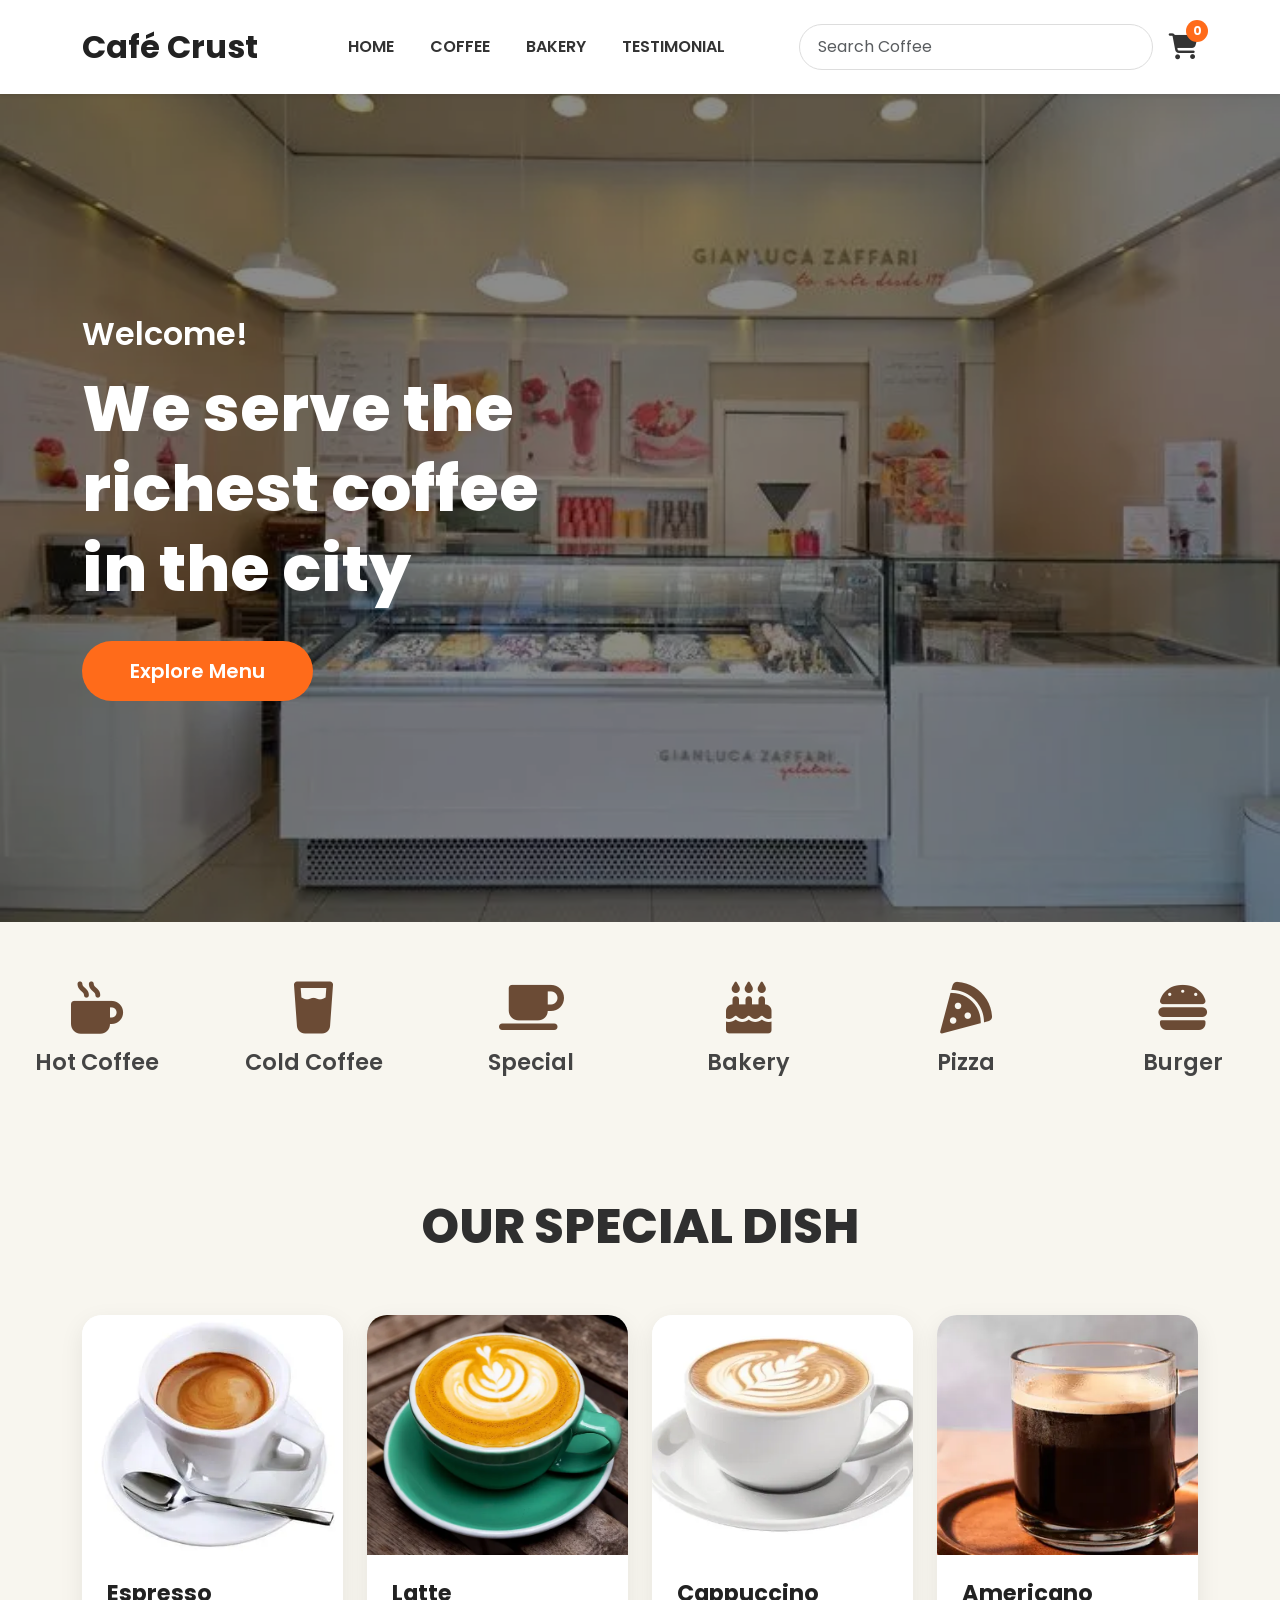
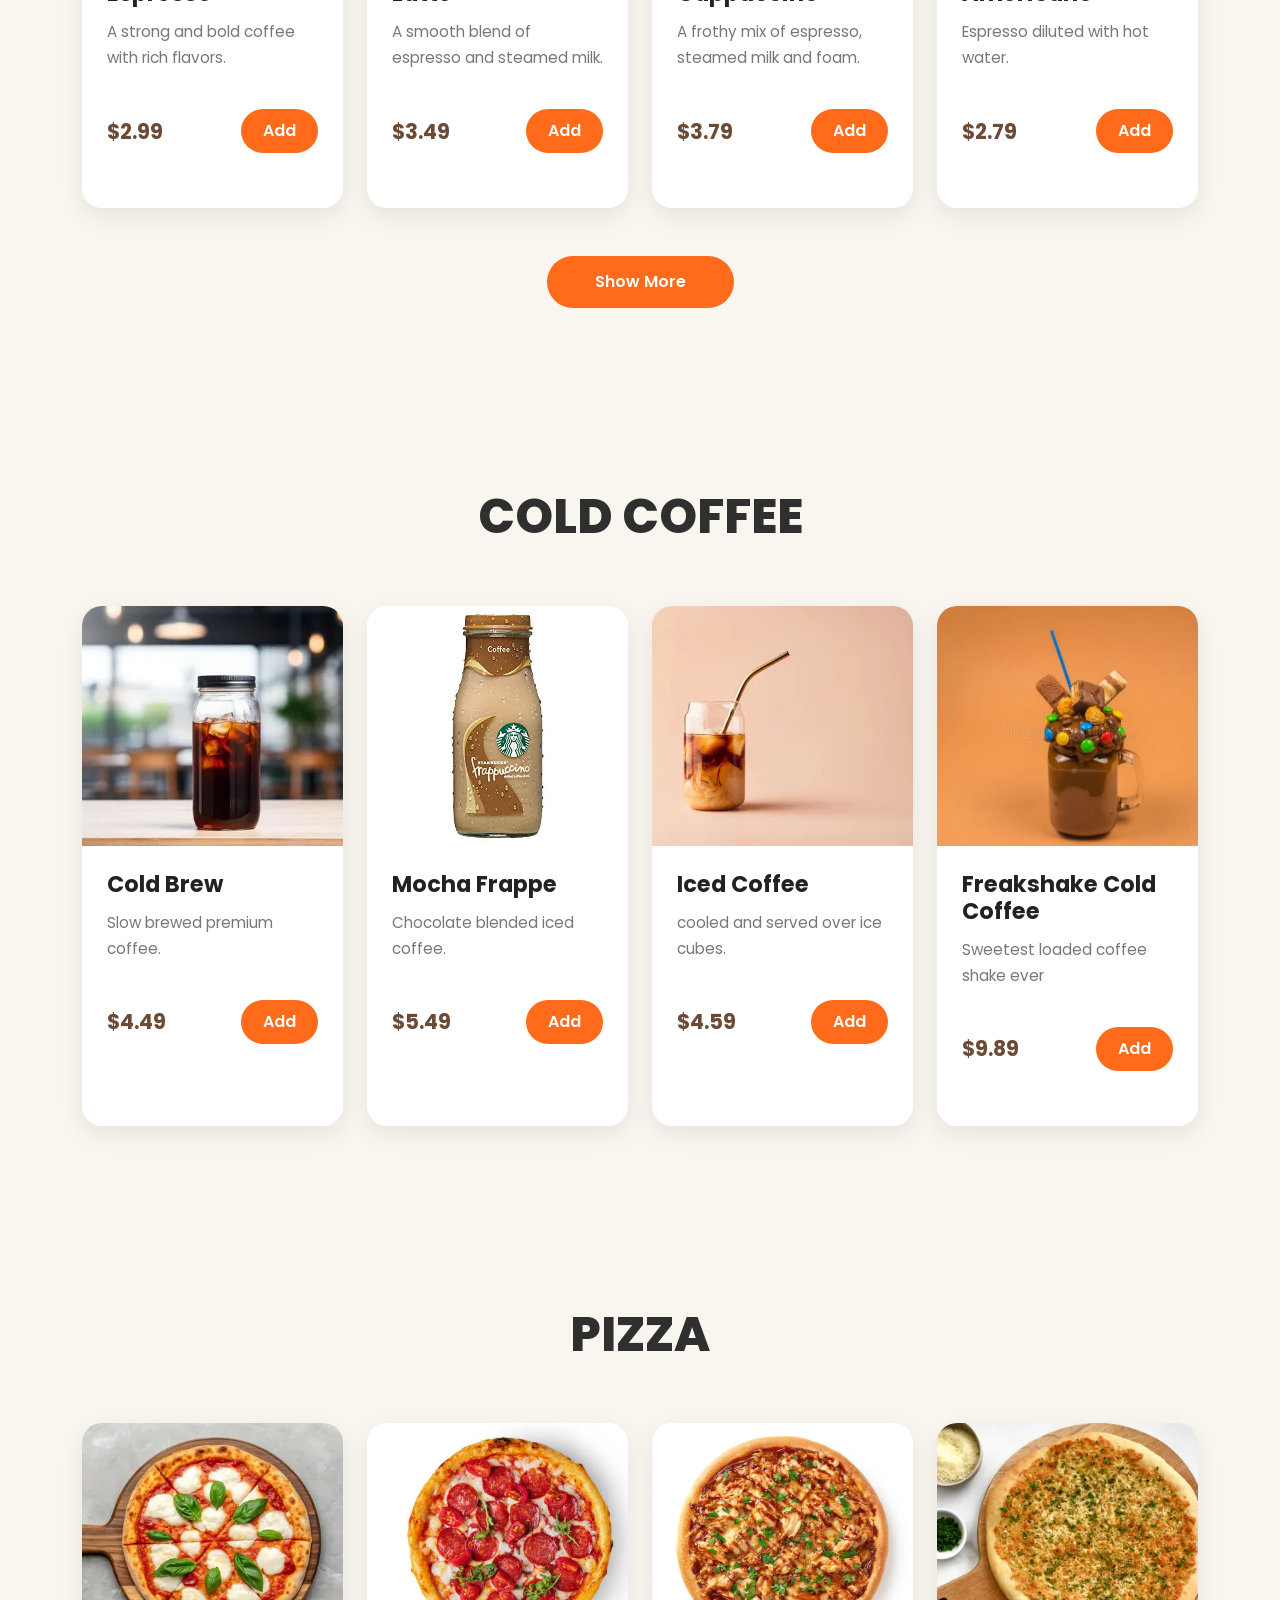
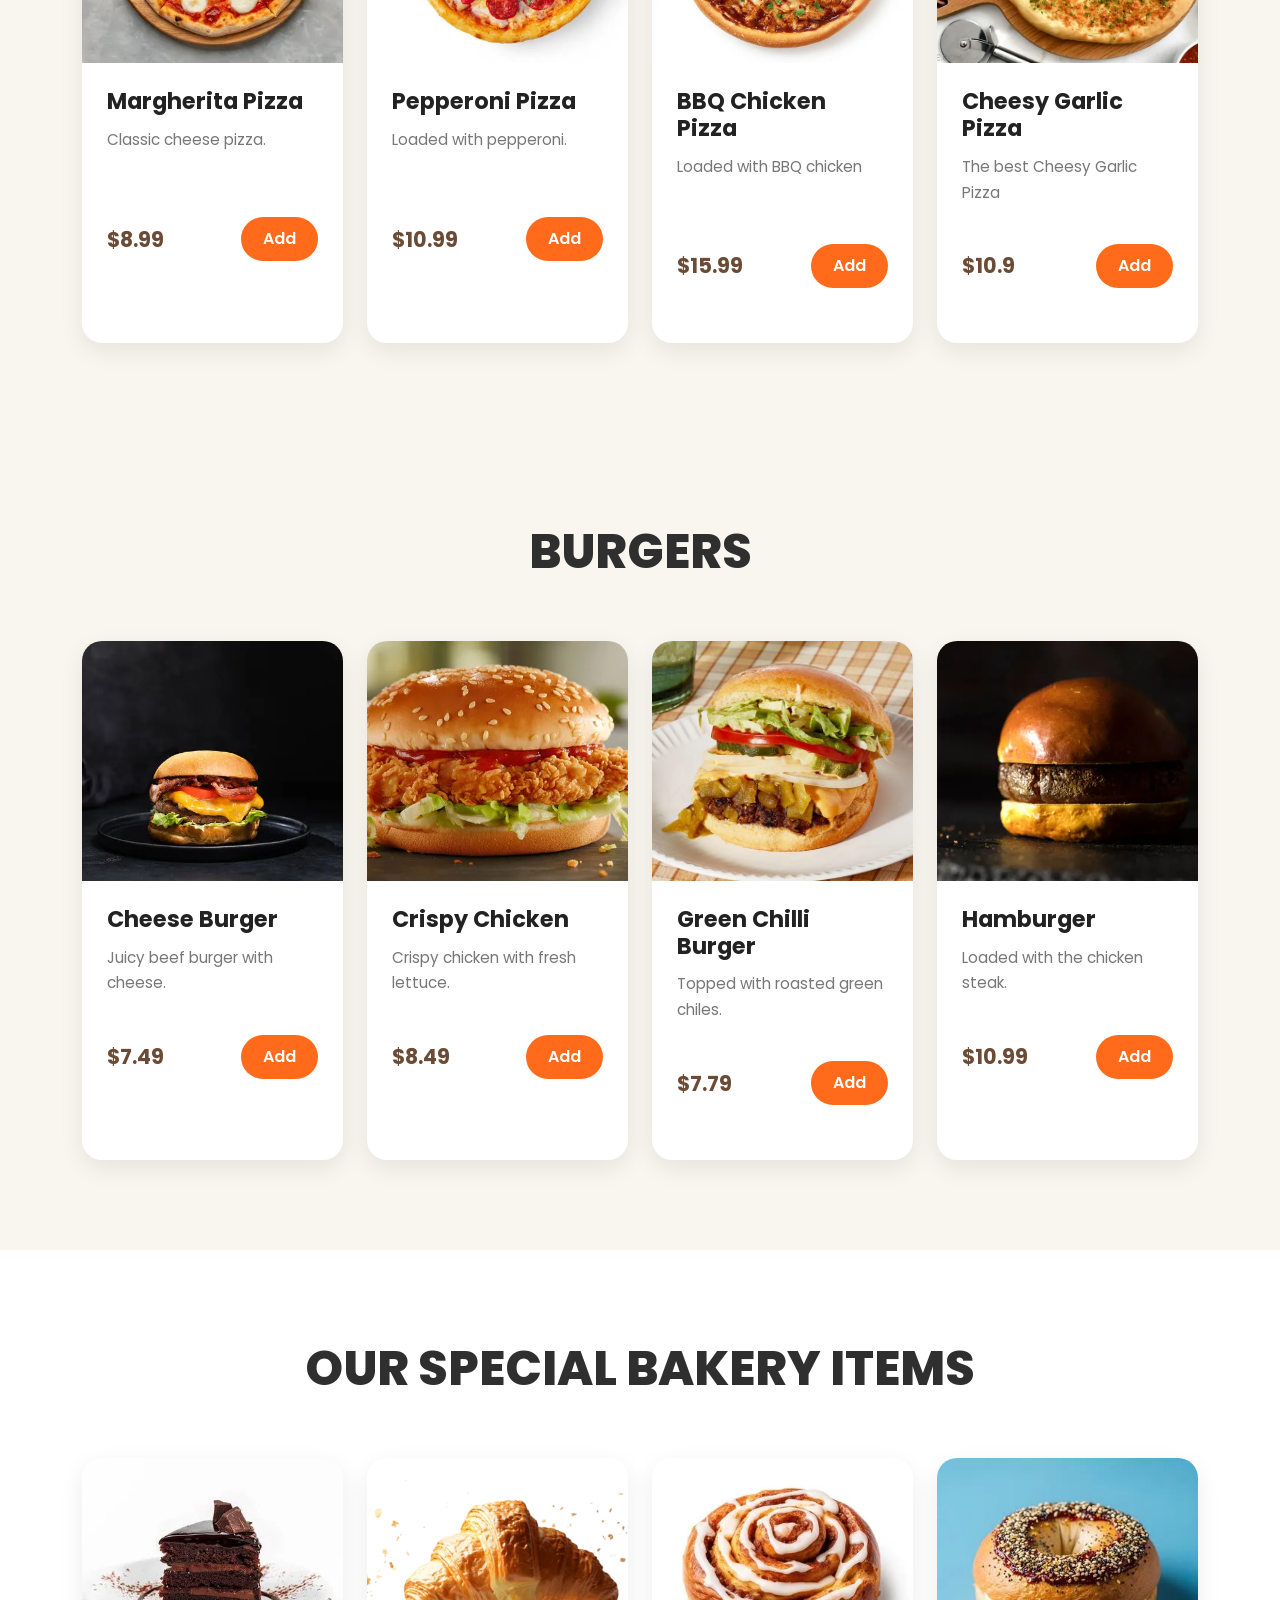
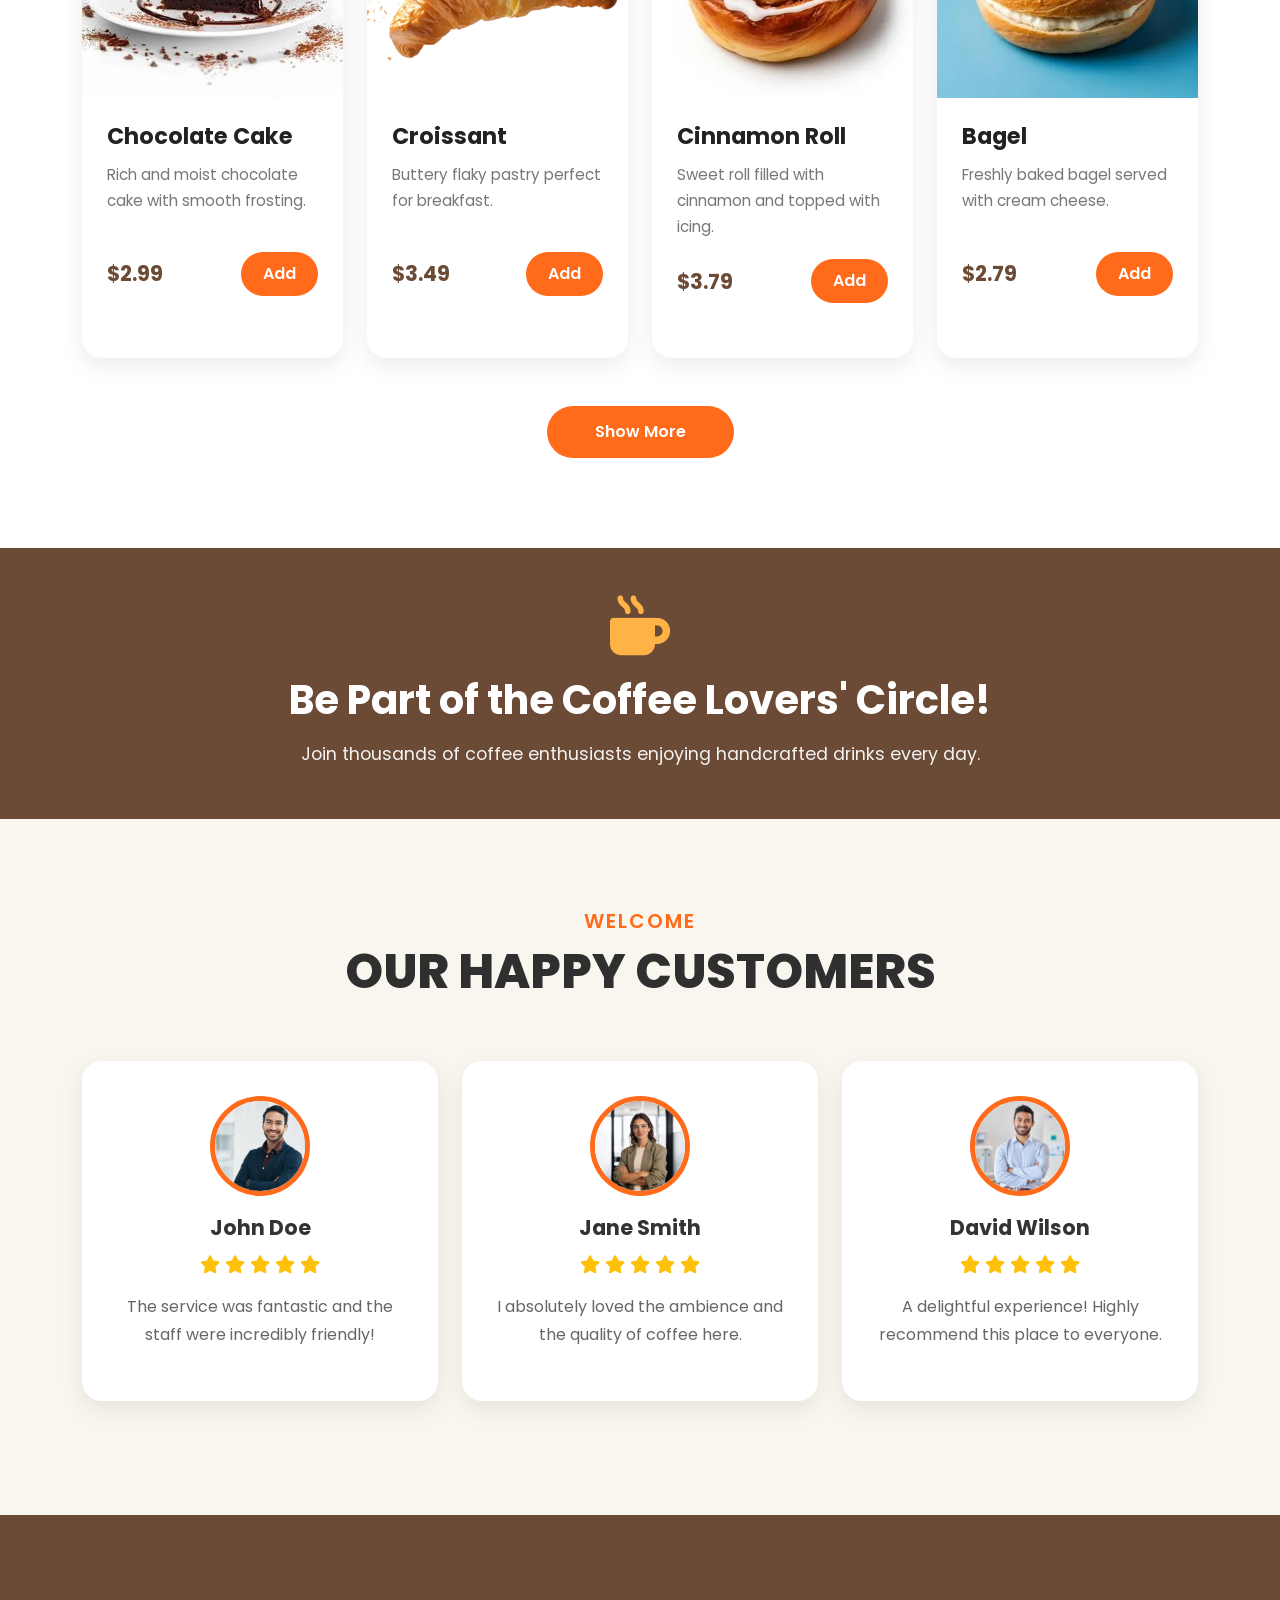
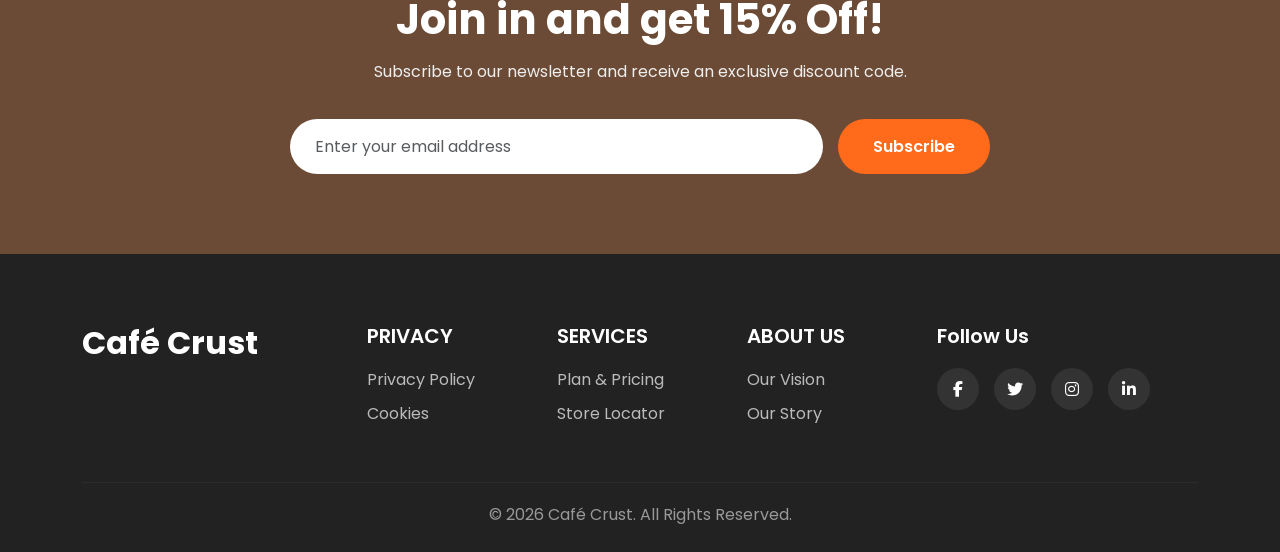
<file: index.html>
<!DOCTYPE html>
<html lang="en">

<head>
    <meta charset="UTF-8">
    <meta name="viewport" content="width=device-width, initial-scale=1.0">
    <title>Café Crust</title>

    <!-- Bootstrap -->
    <link href="https://cdn.jsdelivr.net/npm/bootstrap@5.3.3/dist/css/bootstrap.min.css" rel="stylesheet">

    <!-- Font Awesome -->
    <link rel="stylesheet" href="https://cdnjs.cloudflare.com/ajax/libs/font-awesome/6.6.0/css/all.min.css">

    <!-- Google Fonts -->
    <link href="https://fonts.googleapis.com/css2?family=Poppins:wght@300;400;500;600;700&display=swap"
        rel="stylesheet">

    <link rel="stylesheet" href="CSS/style.css">
</head>

<body>

    <!-- ================= NAVBAR ================= -->

    <nav class="navbar navbar-expand-lg navbar-light bg-white shadow-sm sticky-top">

        <div class="container">

            <a class="navbar-brand logo" href="#">
                Café Crust
            </a>

            <button class="navbar-toggler" type="button" data-bs-toggle="collapse" data-bs-target="#navbarNav">

                <span class="navbar-toggler-icon"></span>

            </button>

            <div class="collapse navbar-collapse justify-content-center" id="navbarNav">

                <ul class="navbar-nav">

                    <li class="nav-item">
                        <a class="nav-link active" href="#">HOME</a>
                    </li>

                    <li class="nav-item">
                        <a class="nav-link" href="#coffee">COFFEE</a>
                    </li>

                    <li class="nav-item">
                        <a class="nav-link" href="#bakery">BAKERY</a>
                    </li>

                    <li class="nav-item">
                        <a class="nav-link" href="#testimonial">TESTIMONIAL</a>
                    </li>

                </ul>

            </div>

            <form class="d-flex">

                <div class="d-flex align-items-center">

                    <input id="searchInput" class="form-control rounded-pill me-3" type="search"
                        placeholder="Search Coffee">

                    <div class="cart-icon" id="cartBtn">

                        <i class="fa-solid fa-cart-shopping"></i>

                        <span id="cartCount">0</span>

                    </div>

                </div>

            </form>

        </div>

    </nav>

    <!-- ================= HERO ================= -->

    <section class="hero">

        <div class="overlay"></div>

        <div class="container">

            <div class="hero-content">

                <h4>Welcome!</h4>

                <h1>
                    We serve the richest coffee
                    <br>
                    in the city
                </h1>

                <a href="#coffee" class="btn btn-warning btn-lg mt-4 px-5">
                    Explore Menu
                </a>

            </div>

        </div>

    </section>

    <!-- ================= CATEGORY ================= -->

    <div class="row text-center" style="margin-top: 60px;">

        <div class="col-lg-2 col-md-4 col-6 mb-4">
            <div class="category-box" data-category="hot">
                <i class="fa-solid fa-mug-hot"></i>
                <h4>Hot Coffee</h4>
            </div>
        </div>

        <div class="col-lg-2 col-md-4 col-6 mb-4">
            <div class="category-box" data-category="cold">
                <i class="fa-solid fa-glass-water"></i>
                <h4>Cold Coffee</h4>
            </div>
        </div>

        <div class="col-lg-2 col-md-4 col-6 mb-4">
            <div class="category-box" data-category="cup">
                <i class="fa-solid fa-mug-saucer"></i>
                <h4>Special</h4>
            </div>
        </div>

        <div class="col-lg-2 col-md-4 col-6 mb-4">
            <div class="category-box" data-category="dessert">
                <i class="fa-solid fa-cake-candles"></i>
                <h4>Bakery</h4>
            </div>
        </div>

        <div class="col-lg-2 col-md-4 col-6 mb-4">
            <div class="category-box" data-category="pizza">
                <i class="fa-solid fa-pizza-slice"></i>
                <h4>Pizza</h4>
            </div>
        </div>

        <div class="col-lg-2 col-md-4 col-6 mb-4">
            <div class="category-box" data-category="burger">
                <i class="fa-solid fa-burger"></i>
                <h4>Burger</h4>
            </div>
        </div>

    </div>

    <!-- ================= COFFEE ================= -->

    <section id="coffee" class="menu-section">

        <div class="container">

            <h2 class="section-title">
                OUR SPECIAL DISH
            </h2>

            <div class="row">

                <!-- Card 1 -->

                <div class="col-lg-3 col-md-6">

                    <div class="menu-card" id="espresso" data-category="hot">

                        <img src="Image/Espresso.webp" class="img-fluid">

                        <div class="card-body">

                            <h3>Espresso</h3>

                            <p>
                                A strong and bold coffee with rich flavors.
                            </p>

                            <div class="price-row">

                                <span>$2.99</span>

                                <button class="btn-add" data-name="Espresso" data-price="2.99">

                                    Add

                                </button>

                            </div>

                        </div>

                    </div>

                </div>

                <!-- Card 2 -->

                <div class="col-lg-3 col-md-6">

                    <div class="menu-card" id="latte" data-category="hot">

                        <img src="Image/latte.webp" class="img-fluid">

                        <div class="card-body">

                            <h3>Latte</h3>

                            <p>
                                A smooth blend of espresso and steamed milk.
                            </p>

                            <div class="price-row">

                                <span>$3.49</span>

                                <button class="btn-add" data-name="Latte" data-price="3.49">

                                    Add

                                </button>

                            </div>

                        </div>

                    </div>

                </div>

                <!-- Card 3 -->

                <div class="col-lg-3 col-md-6">

                    <div class="menu-card" id="cappuccino" data-category="hot">

                        <img src="Image/Cappuccino.webp" class="img-fluid">

                        <div class="card-body">

                            <h3>Cappuccino</h3>

                            <p>
                                A frothy mix of espresso, steamed milk and foam.
                            </p>

                            <div class="price-row">

                                <span>$3.79</span>

                                <button class="btn-add" data-name="Cappuccino" data-price="3.79">

                                    Add

                                </button>

                            </div>

                        </div>

                    </div>

                </div>

                <!-- Card 4 -->

                <div class="col-lg-3 col-md-6">

                    <div class="menu-card" id="americano" data-category="cup">

                        <img src="Image/Americano.webp" class="img-fluid">

                        <div class="card-body" id="americano">

                            <h3>Americano</h3>

                            <p>
                                Espresso diluted with hot water.
                            </p>

                            <div class="price-row">

                                <span>$2.79</span>

                                <button class="btn-add" data-name="Americano" data-price="2.79">

                                    Add

                                </button>

                            </div>

                        </div>

                    </div>

                </div>

            </div>

            <div class="text-center mt-5">

                <button class="btn btn-warning px-5 rounded-pill">
                    Show More
                </button>

            </div>

        </div>

    </section>

    <!-- Cold coffee -->

    <section id="coldcoffee" class="menu-section">

        <div class="container">

            <h2 class="section-title">

                COLD COFFEE

            </h2>

            <div class="row">

                <div class="col-lg-3 col-md-6">

                    <div class="menu-card" id="coldbrew" data-category="cold">

                        <img src="Image/coldbrew.webp">

                        <div class="card-body">

                            <h3>Cold Brew</h3>

                            <p>Slow brewed premium coffee.</p>

                            <div class="price-row">

                                <span>$4.49</span>

                                <button class="btn-add" data-name="Cold Brew" data-price="4.49">

                                    Add

                                </button>

                            </div>

                        </div>

                    </div>

                </div>

                <div class="col-lg-3 col-md-6">

                    <div class="menu-card" id="frappe" data-category="cold">

                        <img src="Image/frappe.webp">

                        <div class="card-body">

                            <h3>Mocha Frappe</h3>

                            <p>Chocolate blended iced coffee.</p>

                            <div class="price-row">

                                <span>$5.49</span>

                                <button class="btn-add" data-name="Mocha Frappe" data-price="5.49">

                                    Add

                                </button>

                            </div>

                        </div>

                    </div>

                </div>

                <div class="col-lg-3 col-md-6">

                    <div class="menu-card" id="Iced Coffee" data-category="cold">

                        <img src="Image/icedcoffee.webp">

                        <div class="card-body">

                            <h3>Iced Coffee</h3>

                            <p>cooled and served over ice cubes.</p>

                            <div class="price-row">

                                <span>$4.59</span>

                                <button class="btn-add" data-name="Iced Coffee" data-price="4.59">

                                    Add

                                </button>

                            </div>

                        </div>

                    </div>

                </div>

                <div class="col-lg-3 col-md-6">

                    <div class="menu-card" id="Freakshake Cold Coffee" data-category="cold">

                        <img src="Image/freakshake.webp">

                        <div class="card-body">

                            <h3>Freakshake Cold Coffee</h3>

                            <p>Sweetest loaded coffee shake ever</p>

                            <div class="price-row">

                                <span>$9.89</span>

                                <button class="btn-add" data-name="Freakshake Cold Coffee" data-price="9.89">

                                    Add

                                </button>

                            </div>

                        </div>

                    </div>

                </div>

            </div>

        </div>

    </section>

    <!-- Pizzas -->

    <section id="pizza" class="menu-section">

        <div class="container">

            <h2 class="section-title">

                PIZZA

            </h2>

            <div class="row">

                <div class="col-lg-3">

                    <div class="menu-card" id="margherita pizza" data-category="pizza">

                        <img src="Image/Margherita.webp">

                        <div class="card-body">

                            <h3>Margherita Pizza</h3>

                            <p>Classic cheese pizza.</p>

                            <div class="price-row">

                                <span>$8.99</span>

                                <button class="btn-add" data-name="Margherita Pizza" data-price="8.99">

                                    Add

                                </button>

                            </div>

                        </div>

                    </div>

                </div>

                <div class="col-lg-3">

                    <div class="menu-card" id="pepperoni pizza" data-category="pizza">

                        <img src="Image/pepperoni.webp">

                        <div class="card-body">

                            <h3>Pepperoni Pizza</h3>

                            <p>Loaded with pepperoni.</p>

                            <div class="price-row">

                                <span>$10.99</span>

                                <button class="btn-add" data-name="Pepperoni Pizza" data-price="10.99">

                                    Add

                                </button>

                            </div>

                        </div>

                    </div>

                </div>

                <div class="col-lg-3">

                    <div class="menu-card" id="bbq chicken pizza" data-category="pizza">

                        <img src="Image/BBQ chicken.webp">

                        <div class="card-body">

                            <h3>BBQ Chicken Pizza</h3>

                            <p>Loaded with BBQ chicken</p>

                            <div class="price-row">

                                <span>$15.99</span>

                                <button class="btn-add" data-name="Chicken Pizza" data-price="15.99">

                                    Add

                                </button>

                            </div>

                        </div>

                    </div>

                </div>

                <div class="col-lg-3">

                    <div class="menu-card" id="garlic pizza" data-category="pizza">

                        <img src="Image/cheesy garlic.webp">

                        <div class="card-body">

                            <h3>Cheesy Garlic Pizza</h3>

                            <p>The best Cheesy Garlic Pizza</p>

                            <div class="price-row">

                                <span>$10.9</span>

                                <button class="btn-add" data-name="Chessy Garlic Pizza" data-price="12.9">

                                    Add

                                </button>

                            </div>

                        </div>

                    </div>

                </div>

            </div>

        </div>

    </section>

    <!-- Burger -->

    <section id="burger" class="menu-section">

        <div class="container">

            <h2 class="section-title">

                BURGERS

            </h2>

            <div class="row">

                <div class="col-lg-3">

                    <div class="menu-card" id="cheeseburger" data-category="burger">

                        <img src="Image/cheese burger.webp">

                        <div class="card-body">

                            <h3>Cheese Burger</h3>

                            <p>Juicy beef burger with cheese.</p>

                            <div class="price-row">

                                <span>$7.49</span>

                                <button class="btn-add" data-name="Cheese Burger" data-price="7.49">

                                    Add

                                </button>

                            </div>

                        </div>

                    </div>

                </div>

                <div class="col-lg-3">

                    <div class="menu-card" id="crispyburger" data-category="burger">

                        <img src="Image/crispy chicken.webp">

                        <div class="card-body">

                            <h3>Crispy Chicken</h3>

                            <p>Crispy chicken with fresh lettuce.</p>

                            <div class="price-row">

                                <span>$8.49</span>

                                <button class="btn-add" data-name="Crispy Chicken Burger" data-price="8.49">

                                    Add

                                </button>

                            </div>

                        </div>

                    </div>

                </div>

                <div class="col-lg-3">

                    <div class="menu-card" id="Greenchilliburger" data-category="burger">

                        <img src="Image/greenchillibburger.webp">

                        <div class="card-body">

                            <h3>Green Chilli Burger</h3>

                            <p>Topped with roasted green chiles.</p>

                            <div class="price-row">

                                <span>$7.79</span>

                                <button class="btn-add" data-name="Green chilli burger" data-price="8.49">

                                    Add

                                </button>

                            </div>

                        </div>

                    </div>

                </div>

                <div class="col-lg-3">

                    <div class="menu-card" id="Hamburger" data-category="burger">

                        <img src="Image/Hamburger.webp">

                        <div class="card-body">

                            <h3>Hamburger</h3>

                            <p>Loaded with the chicken steak.</p>

                            <div class="price-row">

                                <span>$10.99</span>

                                <button class="btn-add" data-name="Hamburger" data-price="8.49">

                                    Add

                                </button>

                            </div>

                        </div>

                    </div>

                </div>

            </div>

        </div>

    </section>

    <!-- ================= BAKERY SECTION ================= -->

    <section id="bakery" class="menu-section bakery-section">

        <div class="container">

            <h2 class="section-title">
                OUR SPECIAL BAKERY ITEMS
            </h2>

            <div class="row">

                <!-- Cake -->

                <div class="col-lg-3 col-md-6 mb-4">

                    <div class="menu-card" id="chocolate-cake" data-category="dessert">

                        <img src="Image/Chocolate Cake.webp" class="img-fluid" alt="Chocolate Cake">

                        <div class="card-body">

                            <h3>Chocolate Cake</h3>

                            <p>
                                Rich and moist chocolate cake with smooth frosting.
                            </p>

                            <div class="price-row">

                                <span>$2.99</span>

                                <button class="btn-add" data-name="Chocolate Cake" data-price="2.99">

                                    Add

                                </button>

                            </div>

                        </div>

                    </div>

                </div>

                <!-- Croissant -->

                <div class="col-lg-3 col-md-6 mb-4">

                    <div class="menu-card" id="croissant" data-category="dessert">

                        <img src="Image/Croissant.webp" class="img-fluid" alt="Croissant">

                        <div class="card-body">

                            <h3>Croissant</h3>

                            <p>
                                Buttery flaky pastry perfect for breakfast.
                            </p>

                            <div class="price-row">

                                <span>$3.49</span>

                                <button class="btn-add" data-name="Croissant" data-price="3.49">

                                    Add

                                </button>

                            </div>

                        </div>

                    </div>

                </div>

                <!-- Cinnamon -->

                <div class="col-lg-3 col-md-6 mb-4">

                    <div class="menu-card" id="cinnamon roll" data-category="dessert">

                        <img src="Image/Cinnamon Roll.webp" class="img-fluid" alt="Cinnamon Roll">

                        <div class="card-body">

                            <h3>Cinnamon Roll</h3>

                            <p>
                                Sweet roll filled with cinnamon and topped with icing.
                            </p>

                            <div class="price-row">

                                <span>$3.79</span>

                                <button class="btn-add" data-name="Cinnamon Roll" data-price="3.79">

                                    Add

                                </button>

                            </div>

                        </div>

                    </div>

                </div>

                <!-- Bagel -->

                <div class="col-lg-3 col-md-6 mb-4">

                    <div class="menu-card" id="bagel" data-category="dessert">

                        <img src="Image/Bagel.webp" class="img-fluid" alt="Bagel">

                        <div class="card-body">

                            <h3>Bagel</h3>

                            <p>
                                Freshly baked bagel served with cream cheese.
                            </p>

                            <div class="price-row">

                                <span>$2.79</span>

                                <button class="btn-add" data-name="Bagel" data-price="2.79">

                                    Add

                                </button>

                            </div>

                        </div>

                    </div>

                </div>

            </div>

            <div class="text-center mt-4">

                <button class="btn btn-warning rounded-pill px-5">
                    Show More
                </button>

            </div>

        </div>

    </section>

    <!-- ================= COFFEE LOVERS ================= -->

    <section class="coffee-lover py-5">

        <div class="container text-center">

            <i class="fa-solid fa-mug-hot coffee-icon"></i>

            <h2>
                Be Part of the Coffee Lovers' Circle!
            </h2>

            <p>
                Join thousands of coffee enthusiasts enjoying handcrafted drinks every day.
            </p>

        </div>

    </section>

    <!-- ================= TESTIMONIAL ================= -->

    <section id="testimonial" class="testimonial-section">

        <div class="container">

            <h5 class="welcome-text">
                welcome
            </h5>

            <h2 class="section-title">
                OUR HAPPY CUSTOMERS
            </h2>

            <div class="row">

                <!-- Testimonial 1 -->

                <div class="col-lg-4 mb-4">

                    <div class="testimonial-card">

                        <img src="Image/john doe.webp" alt="John">

                        <h3>John Doe</h3>

                        <div class="stars">

                            <i class="fa-solid fa-star"></i>
                            <i class="fa-solid fa-star"></i>
                            <i class="fa-solid fa-star"></i>
                            <i class="fa-solid fa-star"></i>
                            <i class="fa-solid fa-star"></i>

                        </div>

                        <p>
                            The service was fantastic and the staff were incredibly friendly!
                        </p>

                    </div>

                </div>

                <!-- Testimonial 2 -->

                <div class="col-lg-4 mb-4">

                    <div class="testimonial-card">

                        <img src="Image/jane smith.webp" alt="Jane">

                        <h3>Jane Smith</h3>

                        <div class="stars">

                            <i class="fa-solid fa-star"></i>
                            <i class="fa-solid fa-star"></i>
                            <i class="fa-solid fa-star"></i>
                            <i class="fa-solid fa-star"></i>
                            <i class="fa-solid fa-star"></i>

                        </div>

                        <p>
                            I absolutely loved the ambience and the quality of coffee here.
                        </p>

                    </div>

                </div>

                <!-- Testimonial 3 -->

                <div class="col-lg-4 mb-4">

                    <div class="testimonial-card">

                        <img src="Image/David wilson.webp" alt="David">

                        <h3>David Wilson</h3>

                        <div class="stars">

                            <i class="fa-solid fa-star"></i>
                            <i class="fa-solid fa-star"></i>
                            <i class="fa-solid fa-star"></i>
                            <i class="fa-solid fa-star"></i>
                            <i class="fa-solid fa-star"></i>

                        </div>

                        <p>
                            A delightful experience! Highly recommend this place to everyone.
                        </p>

                    </div>

                </div>

            </div>

        </div>

    </section>

    <!-- ================= NEWSLETTER ================= -->

    <section class="newsletter">

        <div class="container text-center">

            <h2>Join in and get 15% Off!</h2>

            <p>
                Subscribe to our newsletter and receive an exclusive discount code.
            </p>

            <form class="newsletter-form">

                <input type="email" class="form-control" placeholder="Enter your email address">

                <button class="btn btn-warning">
                    Subscribe
                </button>

            </form>

        </div>

    </section>

    <!-- ================= FOOTER ================= -->

    <footer>

        <div class="container">

            <div class="row">

                <div class="col-lg-3 mb-4">

                    <h2 class="footer-logo">
                        Café Crust
                    </h2>

                </div>

                <div class="col-lg-2 col-6">

                    <h5>PRIVACY</h5>

                    <ul>

                        <li><a href="#">Privacy Policy</a></li>

                        <li><a href="#">Cookies</a></li>

                    </ul>

                </div>

                <div class="col-lg-2 col-6">

                    <h5>SERVICES</h5>

                    <ul>

                        <li><a href="#">Plan & Pricing</a></li>

                        <li><a href="#">Store Locator</a></li>

                    </ul>

                </div>

                <div class="col-lg-2 col-6">

                    <h5>ABOUT US</h5>

                    <ul>

                        <li><a href="#">Our Vision</a></li>

                        <li><a href="#">Our Story</a></li>

                    </ul>

                </div>

                <div class="col-lg-3 col-6">

                    <h5>Follow Us</h5>

                    <div class="social-icons">

                        <a href="#"><i class="fab fa-facebook-f"></i></a>

                        <a href="#"><i class="fab fa-twitter"></i></a>

                        <a href="#"><i class="fab fa-instagram"></i></a>

                        <a href="#"><i class="fab fa-linkedin-in"></i></a>

                    </div>

                </div>

            </div>

            <hr>

            <p class="text-center copyright">
                © 2026 Café Crust. All Rights Reserved.
            </p>

        </div>

    </footer>

    <!-- ================= SHOPPING CART ================= -->

    <div class="cart-sidebar" id="cartSidebar">

        <div class="cart-header">

            <h3>Your Bucket</h3>

            <button id="closeCart">&times;</button>

        </div>

        <div id="cartItems">

            <p>Your bucket is empty.</p>

        </div>

        <div class="cart-footer">

            <h4>Total : $<span id="cartTotal">0.00</span></h4>

            <button class="btn btn-success w-100 mb-2" id="placeOrder">
                <i class="fa-solid fa-bag-shopping"></i>
                Place Order
            </button>

            <button class="btn btn-danger w-100" id="clearCart">
                <i class="fa-solid fa-trash"></i>
                Clear Bucket
            </button>

        </div>
    </div>

<!-- Checkout Modal -->

<div id="checkoutModal" class="checkout-modal">

    <div class="checkout-box">

        <span id="closeCheckout">&times;</span>

        <h2>Checkout</h2>

        <form id="checkoutForm">

            <input type="text" id="customerName" placeholder="Full Name" required>

            <input type="tel" id="customerPhone" placeholder="Phone Number" required>

            <textarea id="customerAddress" placeholder="Delivery Address" required></textarea>

            <input type="text" id="customerCity" placeholder="City" required>

            <input type="text" id="customerPin" placeholder="PIN Code" required>

            <select id="paymentMethod" required>

                <option value="">Choose Payment Method</option>

                <option value="cod">Cash on Delivery</option>

                <option value="upi">UPI</option>

                <option value="card">Credit / Debit Card</option>

            </select>

            <!-- UPI -->

            <div id="upiSection" style="display:none;">

                <input type="text" id="upiId" placeholder="Enter UPI ID">

            </div>

            <!-- Card -->

            <div id="cardSection" style="display:none;">

                <input type="text" id="cardNumber" placeholder="Card Number">

                <input type="text" id="cardName" placeholder="Card Holder Name">

                <div class="card-row">

                    <input type="text" id="expiry" placeholder="MM/YY">

                    <input type="password" id="cvv" placeholder="CVV">

                </div>

            </div>

            <h3>Total : $<span id="checkoutTotal"></span></h3>

            <button type="submit" class="btn btn-success w-100">

                Confirm Order

            </button>

        </form>

    </div>

</div>

    <!-- Bootstrap JS -->

    <script src="https://cdn.jsdelivr.net/npm/bootstrap@5.3.3/dist/js/bootstrap.bundle.min.js"></script>

    <script src="JS/foofordr.js"></script>

</body>

</html>
</file>
<file: CSS/style.css>
/* =====================================================
   GOOGLE FONT
===================================================== */

@import url("https://fonts.googleapis.com/css2?family=Poppins:wght@300;400;500;600;700;800&display=swap");

/* =====================================================
   RESET
===================================================== */

* {
  margin: 0;
  padding: 0;
  box-sizing: border-box;
}

html {
  scroll-behavior: smooth;
}

body {
  font-family: "Poppins", sans-serif;
  background: #f8f6ef;
  color: #333;
  overflow-x: hidden;
}

a {
  text-decoration: none;
}

ul {
  list-style: none;
}

img {
  width: 100%;
  display: block;
}

/* =====================================================
   NAVBAR
===================================================== */

.navbar {
  background: #fff !important;
  padding: 18px 0;
  box-shadow: 0 2px 15px rgba(0, 0, 0, 0.08);
  z-index: 1000;
}

.logo {
  font-size: 2rem;
  font-weight: 700;
  color: #222 !important;
}

.navbar-nav {
  gap: 20px;
}

.nav-link {
  font-weight: 600;
  color: #333 !important;
  transition: 0.3s;
}

.nav-link:hover,
.nav-link.active {
  color: #ff6b1a !important;
}

.form-control {
  border-radius: 30px;
  padding: 10px 18px;
  border: 1px solid #ddd;
}

.form-control:focus {
  box-shadow: none;
  border-color: #ff6b1a;
}

/* =====================================================
   HERO
===================================================== */

.hero {
  height: 92vh;
  background: url("../Image/interior2.webp") center center/cover no-repeat;
  position: relative;
  display: flex;
  align-items: center;
}

.overlay {
  position: absolute;
  inset: 0;
  background: rgba(0, 0, 0, 0.45);
}

.hero .container {
  position: relative;
  z-index: 2;
}

.hero-content {
  max-width: 600px;
  color: #fff;
}

.hero-content h4 {
  font-size: 2rem;
  font-weight: 600;
  margin-bottom: 15px;
}

.hero-content h1 {
  font-size: 4rem;
  font-weight: 800;
  line-height: 1.25;
}

.hero .btn {
  background: #ff6b1a;
  border: none;
  color: #fff;
  border-radius: 50px;
  padding: 15px 40px;
  font-weight: 600;
  transition: 0.3s;
}

.hero .btn:hover {
  background: #e65b10;
  transform: translateY(-3px);
}

/* =====================================================
   CATEGORY SECTION
===================================================== */

.category-section {
  background: #fff;
}

.category-box {
  transition: 0.3s;
  cursor: pointer;
}

.category-box:hover {
  transform: translateY(-8px);
}

.category-box i {
  font-size: 52px;
  color: #6b4b35;
  margin-bottom: 15px;
}

.category-box h4 {
  font-size: 1.4rem;
  font-weight: 600;
  color: #444;
}

/* =====================================================
   SECTION TITLE
===================================================== */

.section-title {
  text-align: center;
  font-size: 3rem;
  font-weight: 800;
  margin-bottom: 60px;
  color: #2f2f2f;
}

.menu-section {
  padding: 90px 0;
}

/* =====================================================
   COMMON BUTTON
===================================================== */

.btn-warning {
  background: #ff6b1a !important;
  border: none !important;
  color: #fff !important;
  font-weight: 600;
  border-radius: 40px;
  transition: 0.3s;
}

.btn-warning:hover {
  background: #e85a0d !important;
  transform: translateY(-3px);
}

/* =====================================================
   MENU CARD (COFFEE & BAKERY)
===================================================== */

.menu-card {
  background: #fff;
  border-radius: 20px;
  overflow: hidden;
  box-shadow: 0 8px 25px rgba(0, 0, 0, 0.08);
  transition: 0.35s ease;
  height: 100%;
  margin-bottom: 30px;
}

.menu-card:hover {
  transform: translateY(-10px);
  box-shadow: 0 15px 40px rgba(0, 0, 0, 0.15);
}

.menu-card img {
  width: 100%;
  height: 240px;
  object-fit: cover;
  transition: 0.4s;
}

.menu-card:hover img {
  transform: scale(1.05);
}

.menu-card .card-body {
  padding: 25px;
}

.menu-card h3 {
  font-size: 1.4rem;
  font-weight: 700;
  color: #222;
  margin-bottom: 12px;
}

.menu-card p {
  color: #777;
  font-size: 0.95rem;
  line-height: 1.7;
  min-height: 70px;
}

/* =====================================================
   PRICE ROW
===================================================== */

.price-row {
  display: flex;
  justify-content: space-between;
  align-items: center;
  margin-top: 20px;
}

.price-row span {
  font-size: 1.3rem;
  font-weight: 700;
  color: #6b4b35;
}

/* =====================================================
   ADD BUTTON
===================================================== */

.btn-add {
  background: #ff6b1a;
  color: #fff;
  border: none;
  border-radius: 30px;
  padding: 10px 22px;
  font-weight: 600;
  transition: 0.3s;
  cursor: pointer;
}

.btn-add:hover {
  background: #e65b10;
  transform: scale(1.05);
}

/* =====================================================
   SHOW MORE BUTTON
===================================================== */

.menu-section .btn-warning {
  padding: 14px 42px;
  font-size: 1rem;
}

/* =====================================================
   BAKERY SECTION
===================================================== */

.bakery-section {
  background: #fff;
}

/* =====================================================
   COFFEE LOVER SECTION
===================================================== */

.coffee-lover {
  background: #6b4b35;
  color: #fff;
  text-align: center;
}

.coffee-icon {
  font-size: 60px;
  color: #ffb347;
  margin-bottom: 20px;
}

.coffee-lover h2 {
  font-size: 2.5rem;
  font-weight: 700;
  margin-bottom: 15px;
}

.coffee-lover p {
  font-size: 1.1rem;
  color: #f2f2f2;
  max-width: 700px;
  margin: auto;
  line-height: 1.8;
}

/* =====================================================
   MENU SPACING
===================================================== */

.menu-section .row {
  row-gap: 30px;
}

/* =====================================================
   CARD ANIMATION
===================================================== */

.menu-card,
.category-box,
.btn-warning,
.btn-add {
  transition: all 0.35s ease;
}

/* =====================================================
   TESTIMONIAL SECTION
===================================================== */

.testimonial-section {
  background: #f8f6ef;
  padding: 90px 0;
}

.welcome-text {
  text-align: center;
  color: #ff6b1a;
  text-transform: uppercase;
  letter-spacing: 2px;
  margin-bottom: 10px;
  font-weight: 600;
}

.testimonial-card {
  background: #fff;
  border-radius: 20px;
  padding: 35px 30px;
  text-align: center;
  box-shadow: 0 8px 25px rgba(0, 0, 0, 0.08);
  transition: 0.35s ease;
  height: 100%;
}

.testimonial-card:hover {
  transform: translateY(-8px);
  box-shadow: 0 15px 35px rgba(0, 0, 0, 0.15);
}

.testimonial-card img {
  width: 100px;
  height: 100px;
  object-fit: cover;
  border-radius: 50%;
  margin: 0 auto 20px;
  border: 5px solid #ff6b1a;
}

.testimonial-card h3 {
  font-size: 1.3rem;
  font-weight: 700;
  margin-bottom: 10px;
}

.testimonial-card p {
  color: #666;
  line-height: 1.8;
  margin-top: 15px;
}

.stars {
  color: #ffc107;
  font-size: 18px;
}

/* =====================================================
   NEWSLETTER
===================================================== */

.newsletter {
  background: #6b4b35;
  color: #fff;
  padding: 80px 0;
  text-align: center;
}

.newsletter h2 {
  font-size: 2.6rem;
  font-weight: 700;
  margin-bottom: 15px;
}

.newsletter p {
  color: #eee;
  margin-bottom: 35px;
}

.newsletter-form {
  max-width: 700px;
  margin: auto;
  display: flex;
  gap: 15px;
}

.newsletter-form input {
  flex: 1;
  height: 55px;
  border: none;
  border-radius: 50px;
  padding: 0 25px;
}

.newsletter-form button {
  border-radius: 50px;
  padding: 0 35px;
  height: 55px;
  white-space: nowrap;
}

/* =====================================================
   FOOTER
===================================================== */

footer {
  background: #222;
  color: #ddd;
  padding: 70px 0 25px;
}

.footer-logo {
  color: #fff;
  font-size: 2rem;
  font-weight: 700;
}

footer h5 {
  color: #fff;
  margin-bottom: 20px;
  font-weight: 600;
}

footer ul {
  padding: 0;
}

footer ul li {
  margin-bottom: 10px;
}

footer ul li a {
  color: #bbb;
  transition: 0.3s;
}

footer ul li a:hover {
  color: #ff6b1a;
}

.social-icons {
  display: flex;
  gap: 15px;
}

.social-icons a {
  width: 42px;
  height: 42px;
  display: flex;
  align-items: center;
  justify-content: center;
  border-radius: 50%;
  background: #333;
  color: #fff;
  transition: 0.3s;
}

.social-icons a:hover {
  background: #ff6b1a;
  transform: translateY(-4px);
}

footer hr {
  border-color: #444;
  margin: 40px 0 20px;
}

.copyright {
  color: #999;
  margin: 0;
}

/* =====================================================
   RESPONSIVE
===================================================== */

@media (max-width: 992px) {
  .hero {
    height: 75vh;
  }

  .hero-content {
    text-align: center;
    margin: auto;
  }

  .hero-content h1 {
    font-size: 3rem;
  }

  .section-title {
    font-size: 2.3rem;
  }

  .newsletter-form {
    flex-direction: column;
  }

  .newsletter-form button {
    width: 100%;
  }

  .social-icons {
    margin-top: 15px;
  }
}

@media (max-width: 768px) {
  .hero {
    height: 70vh;
  }

  .hero-content h4 {
    font-size: 1.3rem;
  }

  .hero-content h1 {
    font-size: 2.2rem;
  }

  .logo {
    font-size: 1.6rem;
  }

  .section-title {
    font-size: 2rem;
  }

  .menu-card img {
    height: 220px;
  }

  .newsletter h2 {
    font-size: 2rem;
  }

  .footer-logo {
    margin-bottom: 25px;
  }
}

@media (max-width: 576px) {
  .hero {
    height: 65vh;
  }

  .hero-content h1 {
    font-size: 1.8rem;
  }

  .hero .btn {
    padding: 12px 30px;
  }

  .category-box i {
    font-size: 42px;
  }

  .category-box h4 {
    font-size: 1.1rem;
  }

  .menu-card .card-body {
    padding: 20px;
  }

  .testimonial-card {
    padding: 25px;
  }

  .newsletter {
    padding: 60px 20px;
  }

  footer {
    text-align: center;
  }

  .social-icons {
    justify-content: center;
  }
}

.cart-icon {
  position: relative;

  cursor: pointer;

  font-size: 26px;

  color: #333;
}

.cart-icon span {
  position: absolute;

  top: -8px;

  right: -10px;

  background: #ff6b1a;

  color: white;

  width: 22px;

  height: 22px;

  border-radius: 50%;

  display: flex;

  justify-content: center;

  align-items: center;

  font-size: 12px;

  font-weight: bold;
}

.cart-sidebar {
  position: fixed;

  top: 0;

  right: -420px;

  width: 380px;

  height: 100vh;

  background: white;

  box-shadow: -5px 0 20px rgba(0, 0, 0, 0.2);

  transition: 0.4s;

  z-index: 9999;

  display: flex;

  flex-direction: column;
}

.cart-sidebar.active {
  right: 0;
}

.cart-header {
  display: flex;

  justify-content: space-between;

  align-items: center;

  padding: 20px;

  border-bottom: 1px solid #ddd;
}

#closeCart {
  border: none;

  background: none;

  font-size: 30px;

  cursor: pointer;
}

#cartItems {
  flex: 1;

  overflow-y: auto;

  padding: 20px;
}

.cart-item {
  display: flex;

  justify-content: space-between;

  margin-bottom: 15px;

  padding-bottom: 10px;

  border-bottom: 1px solid #eee;
}

.cart-footer {
  padding: 20px;

  border-top: 1px solid #ddd;

  background: #fafafa;
}

/* ===========================
   CHECKOUT MODAL
=========================== */

.checkout-modal{
  position: fixed;
  inset: 0;
  background: rgba(0,0,0,0.65);
  backdrop-filter: blur(6px);
  display: none;
  justify-content: center;
  align-items: center;
  z-index: 99999;
  animation: fadeIn .3s ease;
}

.checkout-box{
  width: 500px;
  max-width: 92%;
  background: #fff;
  border-radius: 20px;
  padding: 30px;
  box-shadow: 0 25px 50px rgba(0,0,0,.25);
  animation: slideUp .4s ease;
  position: relative;
}

.checkout-box h2{
  text-align: center;
  color: #6f4e37;
  font-size: 28px;
  margin-bottom: 25px;
  font-weight: 700;
}

#closeCheckout{
  position: absolute;
  top: 15px;
  right: 20px;
  width: 35px;
  height: 35px;
  border-radius: 50%;
  background: #f5f5f5;
  color: #555;
  display: flex;
  justify-content: center;
  align-items: center;
  font-size: 22px;
  cursor: pointer;
  transition: .3s;
}

#closeCheckout:hover{
  background: #ff6b1a;
  color: #fff;
  transform: rotate(90deg);
}

/* Inputs */

.checkout-box input,
.checkout-box textarea,
.checkout-box select{

  width:100%;
  padding:14px 16px;
  margin-bottom:16px;
  border:2px solid #ececec;
  border-radius:12px;
  font-size:15px;
  outline:none;
  transition:.3s;
  font-family:inherit;

}

.checkout-box input:focus,
.checkout-box textarea:focus,
.checkout-box select:focus{

  border-color:#ff6b1a;
  box-shadow:0 0 12px rgba(255,107,26,.25);

}

.checkout-box textarea{

  resize:none;
  min-height:90px;

}

/* Expiry + CVV */

.card-row{

  display:flex;
  gap:15px;

}

.card-row input{

  flex:1;

}

/* Total */

.checkout-box h3{

  display:flex;
  justify-content:space-between;
  align-items:center;
  margin:20px 0;
  padding:15px;
  background:#fff5ef;
  border-radius:10px;
  color:#6f4e37;
  font-size:20px;

}

#checkoutTotal{

  color:#ff6b1a;
  font-weight:bold;
}

/* Confirm Button */

.checkout-box button{

  width:100%;
  padding:15px;
  border:none;
  border-radius:12px;
  background:linear-gradient(135deg,#ff6b1a,#ff914d);
  color:#fff;
  font-size:17px;
  font-weight:600;
  cursor:pointer;
  transition:.3s;

}

.checkout-box button:hover{

  transform:translateY(-3px);
  box-shadow:0 12px 25px rgba(255,107,26,.35);

}

/* Animations */

@keyframes slideUp{

  from{
      opacity:0;
      transform:translateY(40px) scale(.95);
  }

  to{
      opacity:1;
      transform:translateY(0) scale(1);
  }

}

@keyframes fadeIn{

  from{
      opacity:0;
  }

  to{
      opacity:1;
  }

}
</file>
